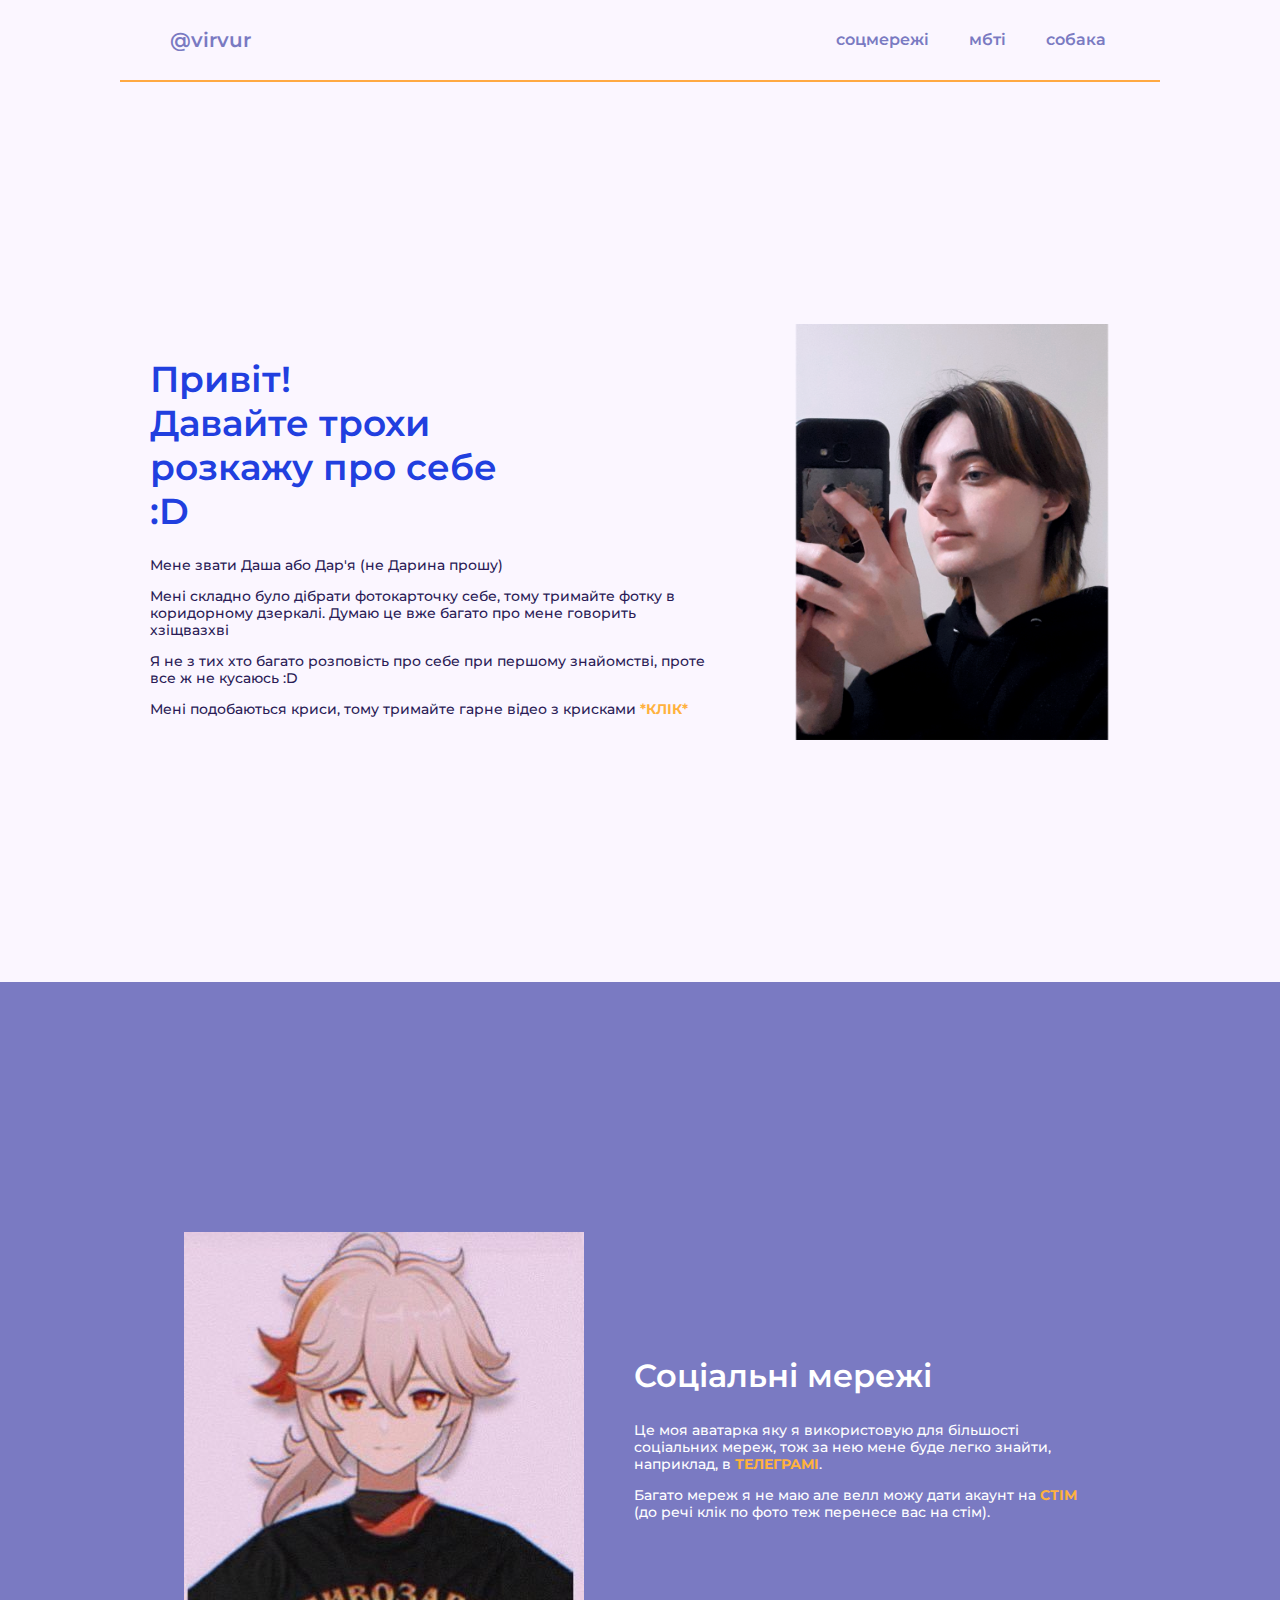
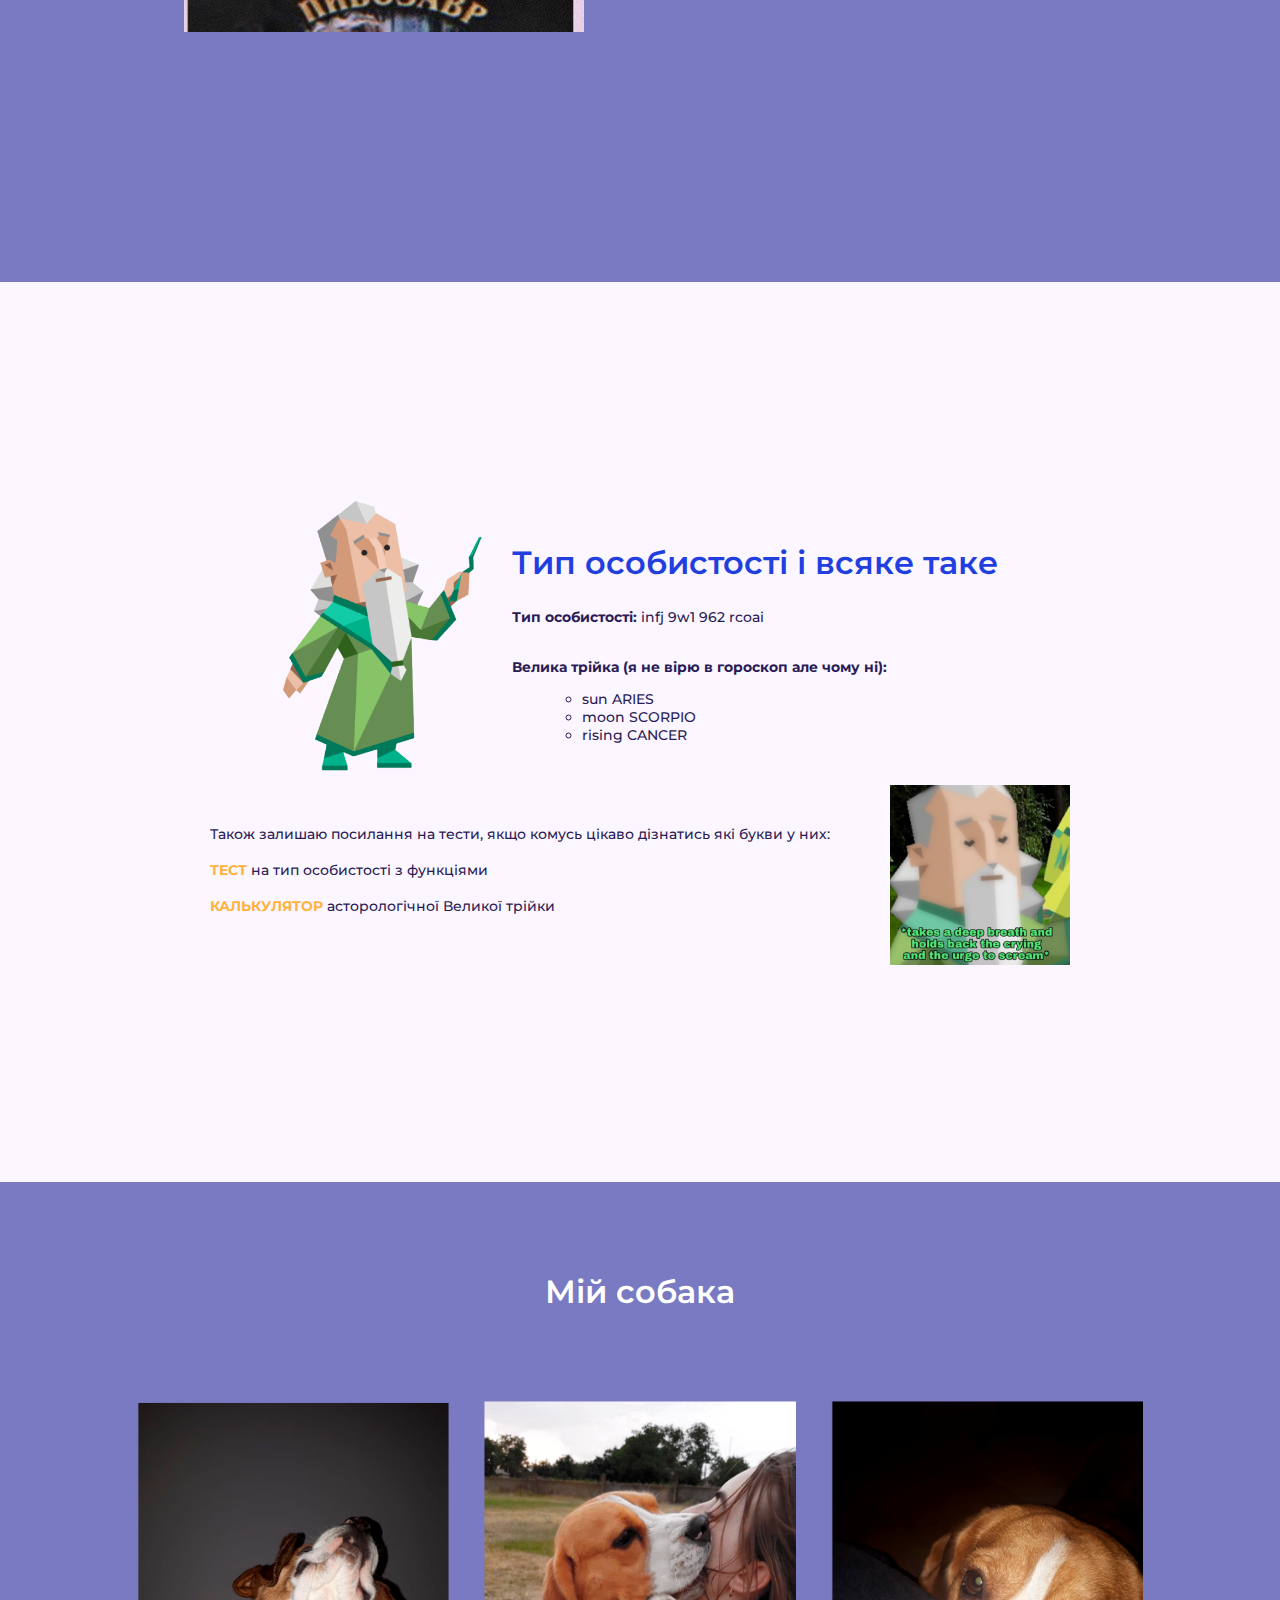
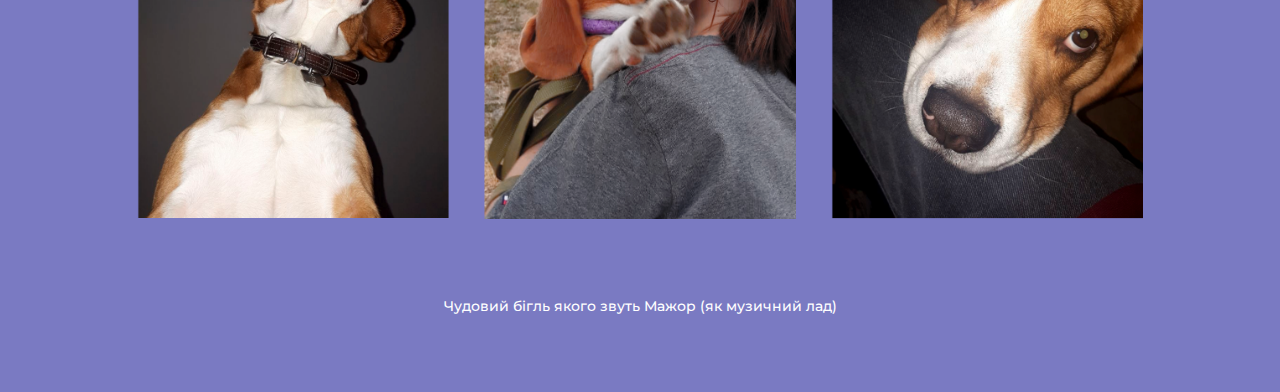
<file: index.html>
<!DOCTYPE html>
<html>
  <head>
    <title>Моя перша вебсторінка</title>
    <meta name="description" content="Буквально просто сторінка про мене в html.">
    <meta property="og:image" content="https://virvur.github.io/kazuha.jpg">
    <link rel="shortcut icon" href="favicon-32x32.png" type="image/png" />

    <link rel="preconnect" href="https://fonts.googleapis.com">
    <link rel="preconnect" href="https://fonts.gstatic.com" crossorigin>
    <link href="https://fonts.googleapis.com/css2?family=Montserrat:wght@500;600;700&display=swap" rel="stylesheet">
  
    <link rel="stylesheet" href="css\style.css">

    <link rel="stylesheet" href="css/mobile.css"/>
  </head>


  <body>

   <div class="header">
     <div class="navbar">
        <div class="logo"> 
          <a href="#aboutme" class="activ">@virvur</a>
        </div>

       <ul class="menu">
         <li>
           <a href="#social" class="activ">соцмережі</a>
         </li>
         <li>
           <a href="#mbti" class="activ">мбті</a>
         </li>
         <li>
           <a href="#dog" class="activ">собака</a>
         </li>
       </ul>
     </div>
    
    </div>



   <div class="sectionone" id="aboutme">
    
     <div class="first">
      
       <h1>Привіт! <br>Давайте трохи розкажу про себе :D </h1>
       <p>
         Мене звати Даша або Дар'я (не Дарина прошу) 
       </p>
       <p>
         Мені складно було дібрати фотокарточку себе, тому тримайте фотку в коридорному дзеркалі. Думаю це вже багато про мене говорить хзіщвазхві
       </p>
         <p>Я не з тих хто багато розповість про себе при першому знайомстві, проте все ж не кусаюсь :D </p>
         <p>Мені подобаються криси, тому тримайте гарне відео з крисками <a href="https://youtu.be/TGpLljWfoYI" target="_blank" style="font-weight:700;color:rgba(255, 178, 62, 1); text-decoration: none;"> *КЛІК* </a>
         </p>
       </p>
     </div>
    
          <img src="itsme1.png" alt="моя фотка" title="моя фотка"/> 
     
    </div>

  

    <div class="sectiontwo" id="social">
  
      <a href="https://steamcommunity.com/profiles/76561199006066978/" target="_blank"><img src="kazuha.jpg" title="посилання на стім" style=" float: right; width: 100%;" alt="стім"/></a>

      <div class="second">
        <h2>Соціальні мережі</h2>
        <p>Це моя аватарка яку я використовую для більшості соціальних мереж, тож за нею мене буде легко знайти, наприклад, в <a href="https://t.me/virvur" target="_blank" style="font-weight:700;color:rgba(255, 178, 62, 1); text-decoration: none;">ТЕЛЕГРАМІ</a>.</p>

        <p>Багато мереж я не маю але велл можу дати акаунт на <a href="https://steamcommunity.com/profiles/76561199006066978/" target="_blank" style="font-weight:700;color:rgba(255, 178, 62, 1); text-decoration: none;"> СТІМ </a> (до речі клік по фото теж перенесе вас на стім).</p>
      </div>
    </div>



    <div class="sectionthree" id="mbti">


      <div class="thirdone">

       <div class="container">
         <img src="infj1.png" class="image"/>
    
          <div class="overlay">
           <img src="infj2.png" title="хахаха" style="width: 100% "/>
          </div>
        </div>

       <div class="third">
         <h2 class="htwo">Тип особистості і всяке таке</h2>
         
         <p class="padd"><b>Тип особистості:</b> infj 9w1 962 rcoai</p>
         <p class="padd"> <br>
         <b>Велика трійка (я не вірю в гороскоп але чому ні):</b>
         <ul class="ulone"><li> sun ARIES </li> <li>moon SCORPIO</li> <li>rising CANCER </li>
         </ul>
         </p>
        </div>

      </div>

     <div class="thirdtwo">
       <p class="two">Також залишаю посилання на тести, якщо комусь цікаво дізнатись які букви у них: 
         <br><br><a href="https://sakinorva.net/functions" target="_blank" style="font-weight:700;color:rgba(255, 178, 62, 1); text-decoration: none;">ТЕСТ</a> на тип особистості з функціями
         <br><br><a href="https://horoscopes.astro-seek.com/astrology-big-three-online-calculator" target="_blank" style="font-weight:700;color:rgba(255, 178, 62, 1); text-decoration: none;">КАЛЬКУЛЯТОР</a> асторологічної Великої трійки
      </p>
    

       <img src="infjmeme.png" title="інфж момент"/>
      </div>
    </div>


   <div class="sectionfour" id="dog">
     <h2>Мій собака</h2>

     <div class="doggy">
       <img src="dog1.png" class="d1" title="вид знизу"/>
       <img src="dog2.png" class="d1" title="я і мажор"/>
       <img src="dog3.png" class="d1" title="вид зверху"/>
     </div>

     <p style="color:white; font-weight: 500; font-size: 14px;"> Чудовий бігль якого звуть Мажор (як музичний лад)</p>
    </div>

  </body>
</html>
</file>
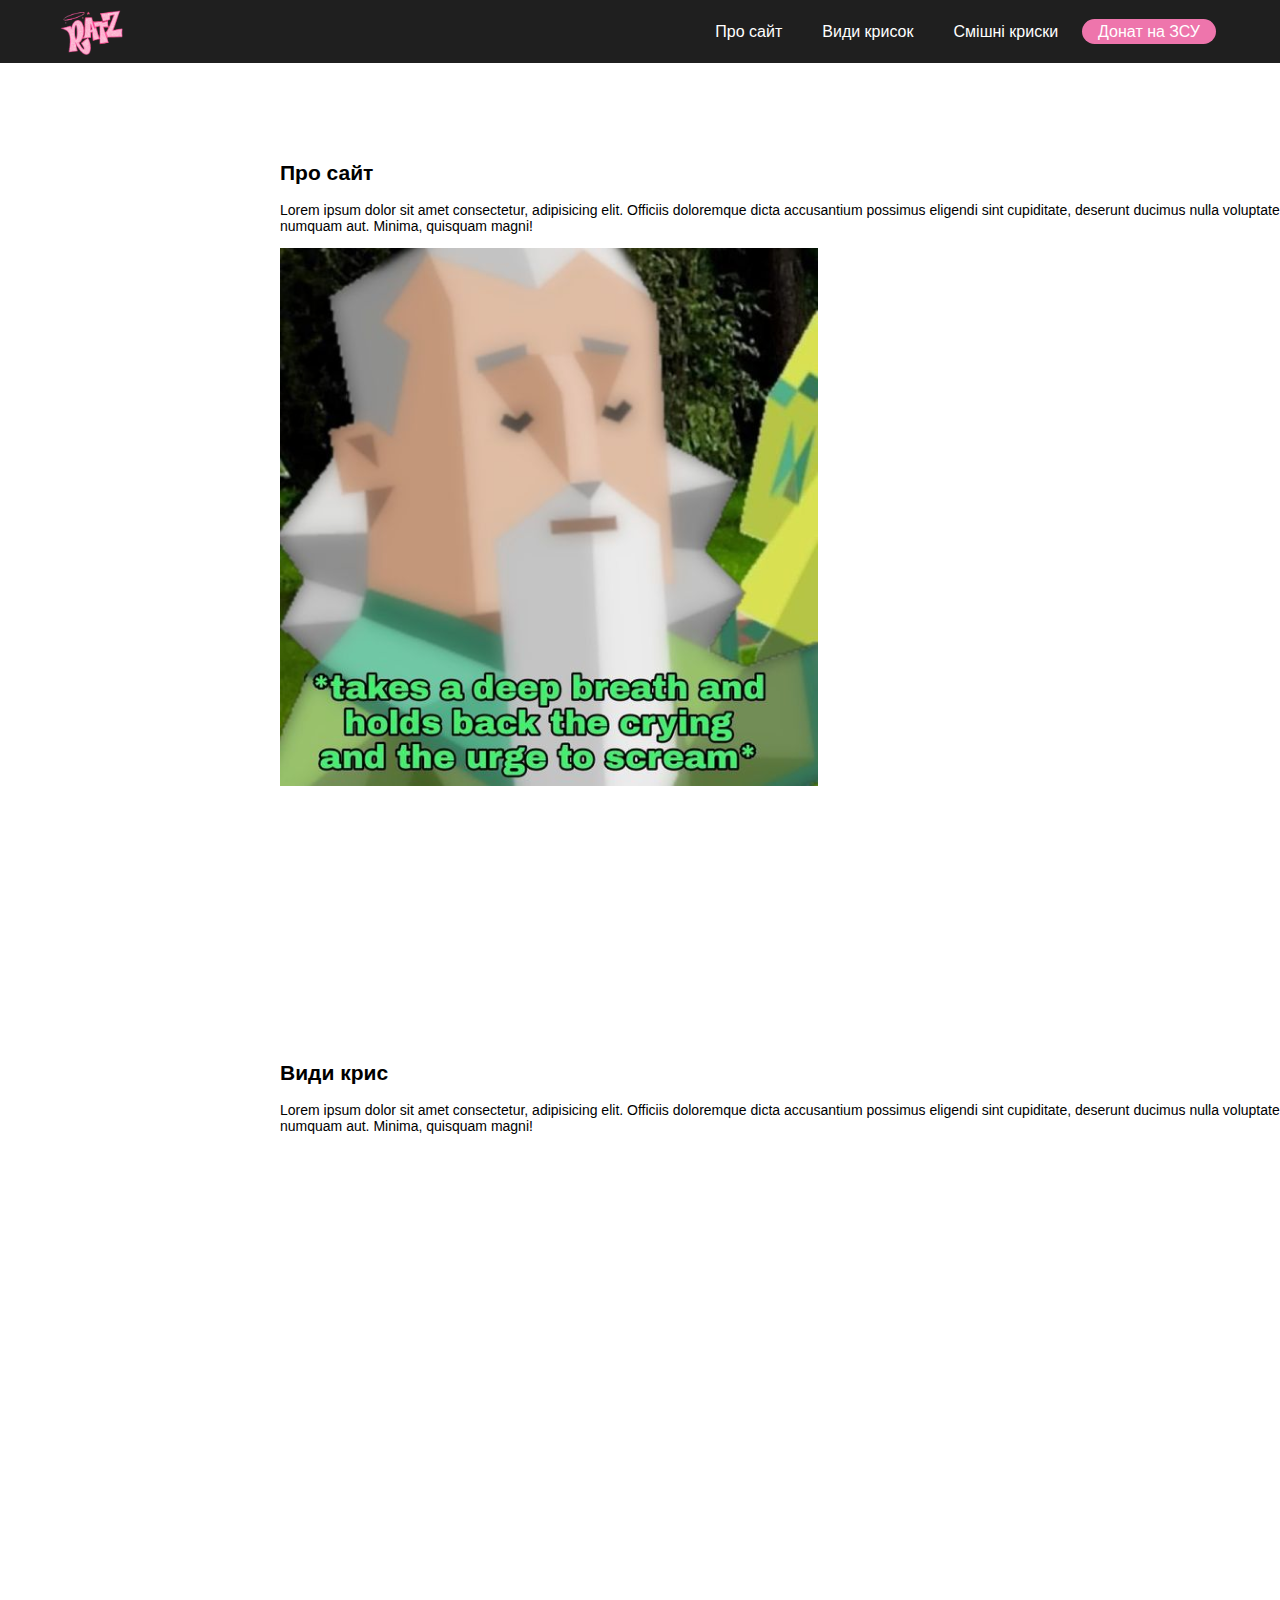
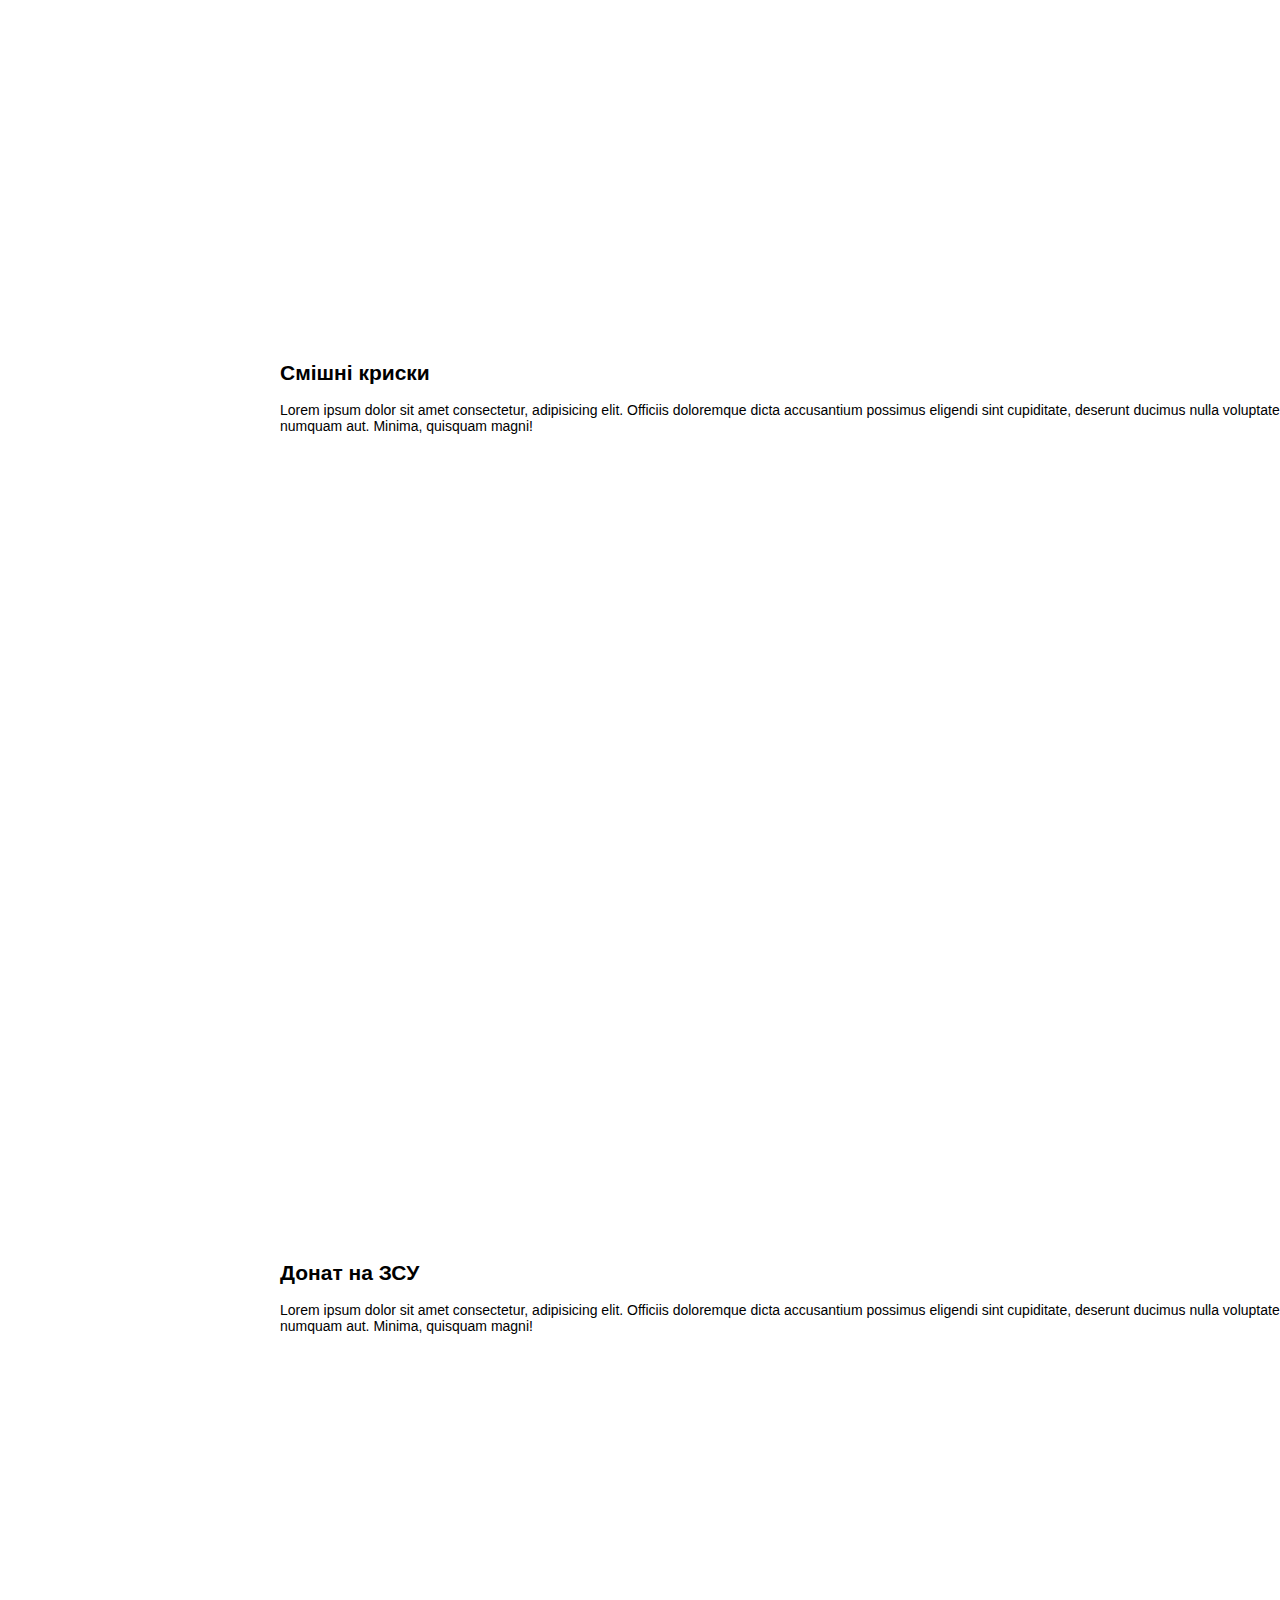
<file: index2.html>
<!DOCTYPE html>
<html lang="en">
  <head>
    <meta charset="UTF-8" />
    <meta http-equiv="X-UA-Compatible" content="IE=edge" />
    <meta name="viewport" content="width=device-width, initial-scale=1.0" />
    <title>rats</title>

    <link rel="stylesheet" href="css/style2.css" />

    <link rel="stylesheet" href="css/mobile1.css"/>
 
  </head>
  <body>
    <div class="header">
    <div class="navbar">
      <div class="logo"><img src="rats.png" width="70"/></div>

      <ul class="menu">
        <li>
          <a href="#about">Про сайт</a>
        </li>
        <li>
          <a href="#raties">Види крисок</a>
        </li>
        <li>
          <a href="#funny">Смішні криски</a>
        </li>
        <li>
          <a href="#donate" class="activ">Донат на ЗСУ</a>
        </li>
      </ul>
    </div>
</div>
</div>

  <div class="container">

   <div class="section" id="about">
     <h2 >Про сайт</h2>
       <p>Lorem ipsum dolor sit amet consectetur, adipisicing elit. Officiis doloremque dicta accusantium possimus eligendi sint cupiditate, deserunt ducimus nulla voluptatem quam voluptates incidunt, similique atque numquam aut. Minima, quisquam magni!</p>
        <img src="infjmeme.png">
      </div>

   <div class="section" id="raties">
     <h2 >Види крис</h2>
     <p>Lorem ipsum dolor sit amet consectetur, adipisicing elit. Officiis doloremque dicta accusantium possimus eligendi sint cupiditate, deserunt ducimus nulla voluptatem quam voluptates incidunt, similique atque numquam aut. Minima, quisquam magni!</p>
   </div>

   <div class="section" id="funny">
     <h2 >Смішні криски</h2>
     <p>Lorem ipsum dolor sit amet consectetur, adipisicing elit. Officiis doloremque dicta accusantium possimus eligendi sint cupiditate, deserunt ducimus nulla voluptatem quam voluptates incidunt, similique atque numquam aut. Minima, quisquam magni!</p>
   </div>

     <div class="section" id="donate">
        <h2 >Донат на ЗСУ</h2>
        <p>Lorem ipsum dolor sit amet consectetur, adipisicing elit. Officiis doloremque dicta accusantium possimus eligendi sint cupiditate, deserunt ducimus nulla voluptatem quam voluptates incidunt, similique atque numquam aut. Minima, quisquam magni!</p>
      </div>
  </div>
  </body>
</html>
</file>
<file: css/mobile.css>
@media screen and (max-width: 1446px) {
  .header {
    padding: 0px 120px;
  }

  .sectionone {
    padding: 0px 120px;
    min-height: 100vh;
  }

  .sectionone img {
    width: 40%;
  }

  .sectiontwo {
    padding: 0px 120px;
    min-height: 100vh;
  }

  .sectionthree {
    padding: 0px 120px;
    min-height: 100vh;
  }

  .third {
    margin-left: 30px;
  }

  .thirdtwo img {
    margin-top: 10px;
  }

  .sectionfour {
    display: flex;
    flex-direction: column;
    justify-content: space-evenly;
    align-items: center;

    padding: 0px 120px;
    min-height: 90vh;
  }
}

@media screen and (min-width: 820.1px) and (max-width: 1200px) {
  .sectionone {
    padding: 0px 140px;
    min-height: 130vh;

    display: flex;
    flex-direction: column;
    justify-content: center;
    align-items: center;
  }

  .first {
    padding: 0px 10px;
  }

  h1 {
    max-width: none;
  }

  .sectionone img {
    float: none;
    width: 50%;
    margin-top: 40px;
  }
}

@media screen and (max-width: 820px) {
  .header {
    padding: 0px 90px;
  }

  .navbar {
    flex-direction: column;
    padding: 20px 30px 10px 30px;
  }

  .logo {
    padding-bottom: 5 px;
  }

  .menu {
    align-items: center;
    flex-direction: column;
  }

  .menu a {
    line-height: 2em;
  }

  .sectionone {
    padding: 0px 90px;
    min-height: 140vh;

    display: flex;
    flex-direction: column;
    justify-content: center;
    align-items: center;
  }

  .first {
    padding: 0px 10px;
  }

  h1 {
    max-width: none;
  }

  .sectionone img {
    float: none;
    width: 80%;
    margin-top: 40px;
  }

  .sectiontwo {
    padding: 0px 90px;
    min-height: 130vh;

    display: flex;
    flex-direction: column;
    justify-content: center;
    align-items: center;
  }

  .sectiontwo a {
    width: 60%;
  }

  .second {
    padding: 0px;
    max-width: 70vw;
  }

  h2 {
    margin-top: 50px;
  }

  .sectionthree {
    padding: 0px 90px;
    min-height: 130vh;
  }

  .third {
    margin-left: 30px;
  }

  .thirdtwo img {
    margin-left: 30px;
    margin-top: 10px;
    width: 30%;
  }

  .sectionfour {
    padding: 0px 90px;
    min-height: 140vh;
  }

  .doggy {
    display: flex;
    flex-direction: column;
    justify-content: space-between;
    align-items: center;
  }

  .d1 {
    width: 70%;
    margin-top: 30px;
  }
}

@media screen and (max-width: 643px) {
  .sectionthree {
    padding: 0px 90px;
    min-height: 160vh;
  }

  .thirdone {
    display: flex;
    flex-direction: column;
    justify-content: space-between;
    align-items: center;
  }

  .thirdtwo {
    display: flex;
    flex-direction: column;
    justify-content: space-between;
    align-items: center;

    margin-top: 10px;
  }

  .thirdtwo img {
    margin-left: 0px;
    margin-top: 20px;
    width: 50%;
  }
}
</file>
<file: css/style2.css>
* {
  box-sizing: border-box;
}

html {
  scroll-behavior: smooth;
}

body {
  margin: 0;
  font-size: 14px;
  font-family: "Segoe UI", Tahoma, Geneva, Verdana, sans-serif;
}

img {
  max-width: 100%;
  height: auto;
}

.header {
  position: sticky;
  top: 0;
  
}

.navbar {
  background-color: rgba(31, 31, 31, 1);
  display: flex;
  flex-direction: row;
  justify-content: space-between;
  width: 100%;
  align-items: center;
  padding: 0px 60px;
}

.logo {
  padding: 10px 40px 5px 0px;
}

.menu {
  list-style: none;
  padding: 0;
  margin: 0;
  background-color: rgba(31, 31, 31, 1);
  display: flex;
  flex-direction: row;

  width: 100%;
  justify-content: flex-end;
}

.menu a {
  color: white;
  text-decoration: none;
  background-color: transparent;
  font-size: 16px;
  font-family: "Segoe UI", Tahoma, Geneva, Verdana, sans-serif;
  padding: 4px 16px;
  margin: 0px 4px; /*перше= верх і низ, друге= право і ліво*/
  border: 0px solid transparent;
  border-radius: 16px;
}

.menu a.activ {
  background-color: rgba(238, 117, 172, 1);
}

.menu a.activ:hover {
  background-color: rgba(208, 63, 130, 1);
}

.menu a:hover {
  background-color: rgb(79, 64, 84);
}

.section {
  min-height: 100vh;
  min-width: 100vw;
  padding-top: 80px;
}

.container {
  width: 720px;
  margin: 0 auto;
}
</file>
<file: css/mobile1.css>
@media screen and (max-width: 755px) {
  .navbar {
    flex-direction: column;
  }

  .menu {
    flex-direction: column;
  }

  .menu a {
    line-height: 2em;
  }
}

@media screen and (min-width: 576px) and (max-width: 767px) {
  .navbar {
    background-color: blue;
  }

  .container {
    width: 540px;
    background-color: aqua;
    margin: auto;
  }
}
</file>
